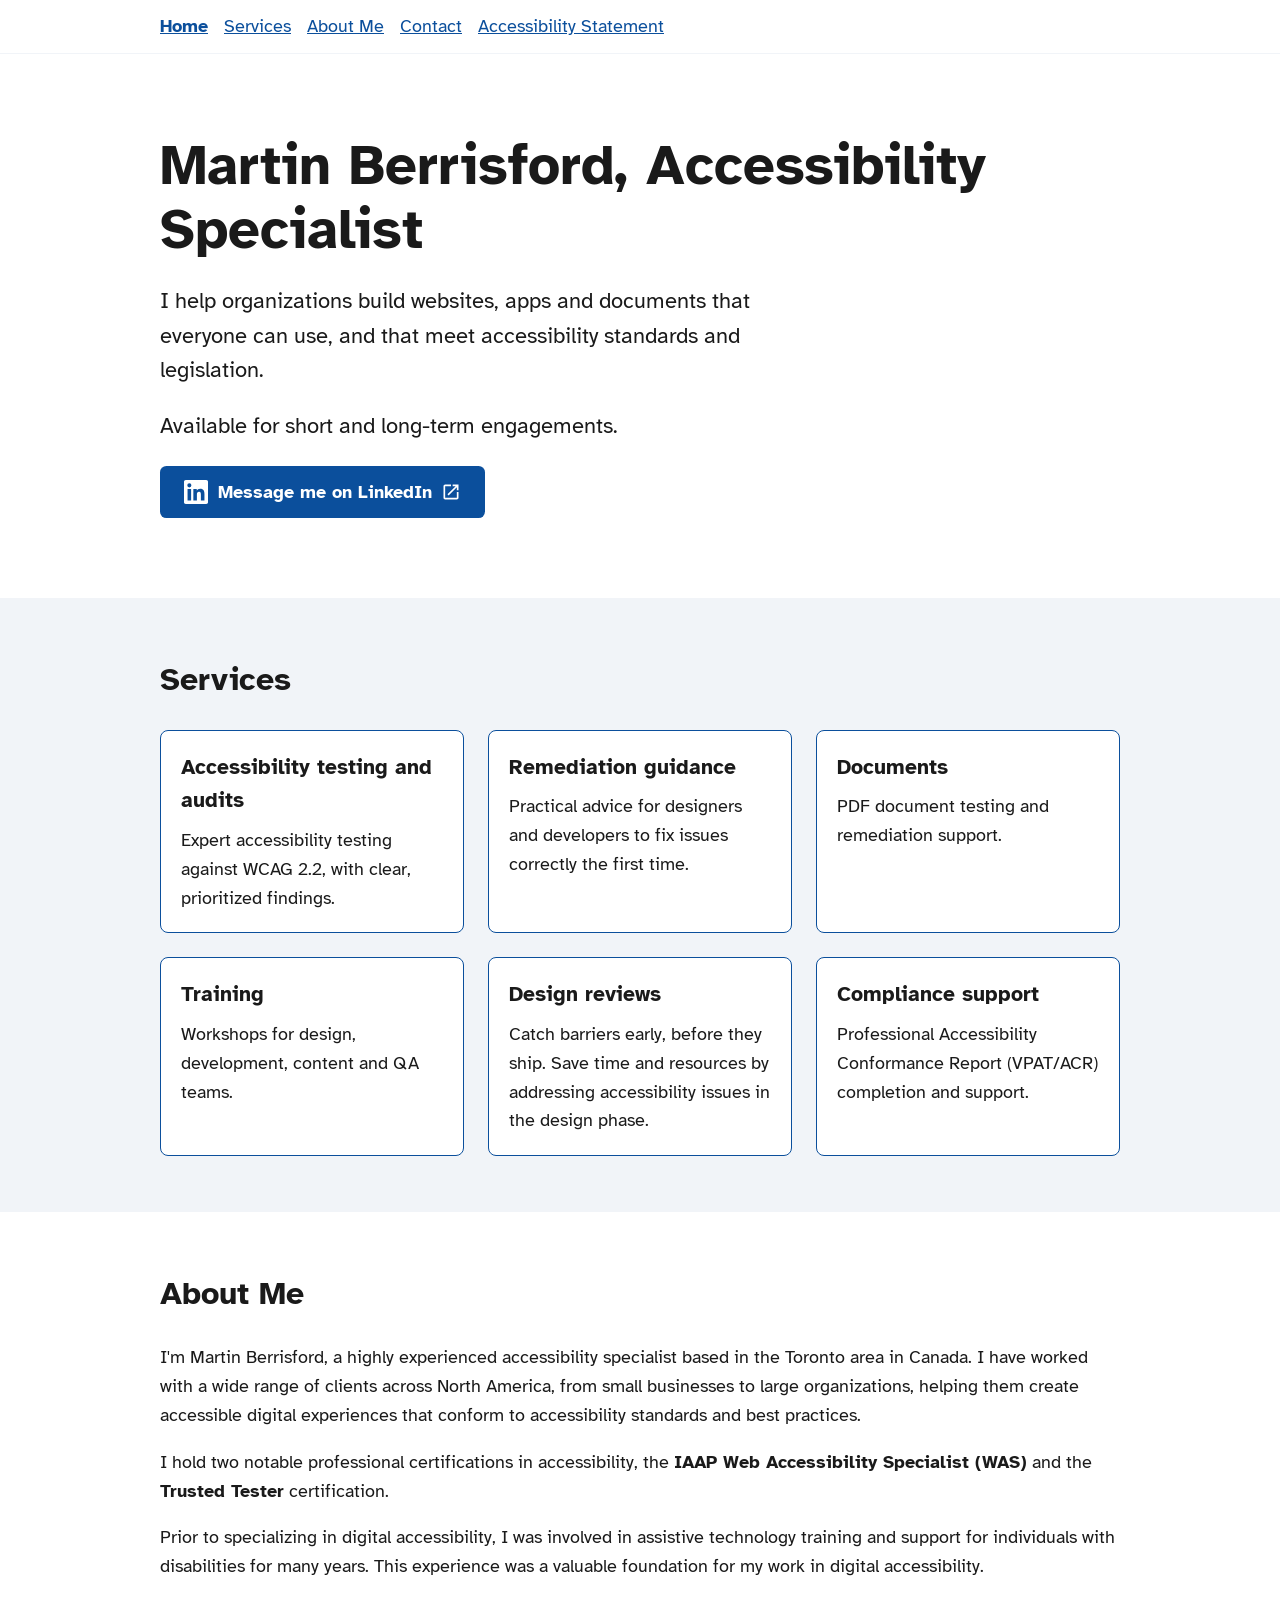
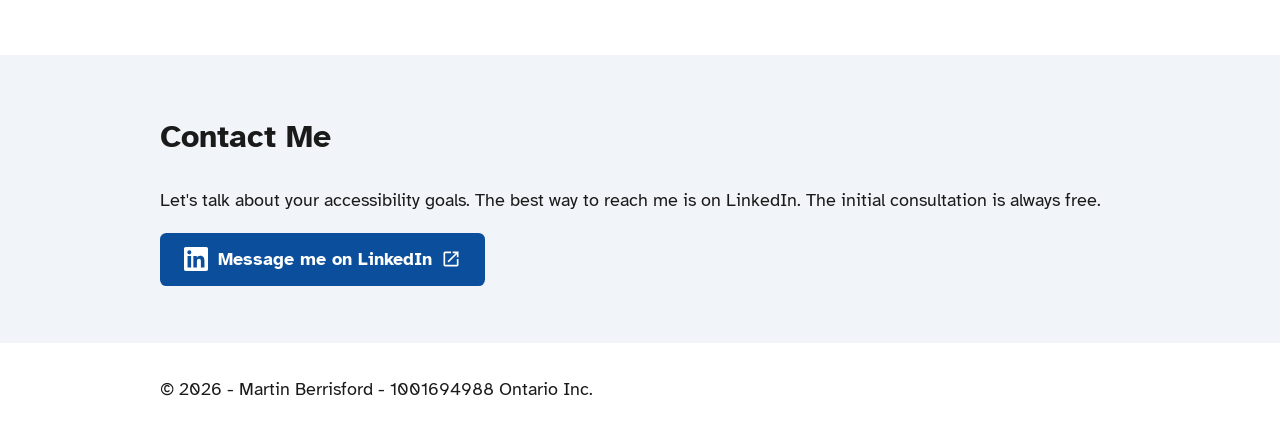
<file: index.html>
<!doctype html>
<html lang="en">
  <head>
    <meta charset="UTF-8" />
    <meta name="viewport" content="width=device-width, initial-scale=1.0" />
    <title>Martin Berrisford, Accessibility Specialist</title>
    <meta
      name="description"
      content="Accessibility consulting: Accessibility testing, WCAG audits, remediation guidance, training and compliance support for websites, apps and documents."
    />
    <meta
      property="og:title"
      content="Martin Berrisford, Accessibility Specialist"
    />
    <meta
      property="og:description"
      content="Accessibility testing, audits, remediation guidance and training."
    />
    <meta property="og:type" content="website" />
    <meta property="og:url" content="https://accessibilityspecialist.ca/" />
    <meta name="format-detection" content="telephone=no" />
    <link rel="icon" href="favicon.ico" />
    <link rel="stylesheet" href="styles.css" />
  </head>

  <body>
    <a class="skip-link" href="#main">Skip to main content</a>
    <header class="site-header">
      <div class="container header-inner">
        <!-- <p class="brand">Martin Berrisford - Accessibility Specialist</p> -->
        <nav aria-label="Site">
          <ul>
            <li><a href="index.html" aria-current="page">Home</a></li>
            <li><a href="#services">Services</a></li>
            <li><a href="#about">About Me</a></li>
            <li><a href="#contact">Contact</a></li>
            <li>
              <a href="accessibility-statement.html">Accessibility Statement</a>
            </li>
          </ul>
        </nav>
      </div>
    </header>

    <main id="main" tabindex="-1">
      <section class="hero">
        <div class="container">
          <h1 id="hero-heading">Martin Berrisford, Accessibility Specialist</h1>
          <!-- <h1 id="hero-heading">Need an Accessibility Specialist?</h1> -->
          <p class="lead">
            I help organizations build websites, apps and documents that
            everyone can use, and that meet accessibility standards and
            legislation.
          </p>
          <p class="lead">Available for short and long-term engagements.</p>
          <a
            class="button"
            href="https://www.linkedin.com/in/martin-berrisford-5a77aa8/"
            target="_blank"
            rel="noopener noreferrer"
            aria-label="Message me on LinkedIn. External, opens in new tab."
            ><svg
              class="icon"
              aria-hidden="true"
              focusable="false"
              viewBox="0 0 24 24"
              width="24"
              height="24"
            >
              <path
                fill="currentColor"
                d="M20.45 20.45h-3.56v-5.57c0-1.33-.03-3.04-1.85-3.04-1.86 0-2.14 1.45-2.14 2.94v5.67H9.35V9h3.41v1.56h.05c.48-.9 1.64-1.85 3.37-1.85 3.6 0 4.27 2.37 4.27 5.46v6.28zM5.34 7.43a2.06 2.06 0 1 1 0-4.12 2.06 2.06 0 0 1 0 4.12zM7.12 20.45H3.56V9h3.56v11.45zM22.22 0H1.77C.79 0 0 .77 0 1.73v20.54C0 23.23.79 24 1.77 24h20.45c.98 0 1.78-.77 1.78-1.73V1.73C24 .77 23.2 0 22.22 0z"
              /></svg
            >Message me on LinkedIn<svg
              class="icon"
              aria-hidden="true"
              focusable="false"
              viewBox="0 0 24 24"
              width="20"
              height="20"
            >
              <path
                fill="currentColor"
                d="M19 19H5V5h7V3H5c-1.1 0-2 .9-2 2v14c0 1.1.9 2 2 2h14c1.1 0 2-.9 2-2v-7h-2v7zM14 3v2h3.59l-9.83 9.83 1.41 1.41L19 6.41V10h2V3h-7z"
              />
            </svg>
          </a>
        </div>
      </section>

      <section id="services" tabindex="-1">
        <div class="container">
          <h2 id="services-heading">Services</h2>
          <ul class="cards">
            <li>
              <h3>Accessibility testing and audits</h3>
              <p>
                Expert accessibility testing against WCAG 2.2, with clear,
                prioritized findings.
              </p>
            </li>
            <li>
              <h3>Remediation guidance</h3>
              <p>
                Practical advice for designers and developers to fix issues
                correctly the first time.
              </p>
            </li>
            <li>
              <h3>Documents</h3>
              <p>PDF document testing and remediation support.</p>
            </li>
            <li>
              <h3>Training</h3>
              <p>Workshops for design, development, content and QA teams.</p>
            </li>
            <li>
              <h3>Design reviews</h3>
              <p>
                Catch barriers early, before they ship. Save time and resources
                by addressing accessibility issues in the design phase.
              </p>
            </li>
            <li>
              <h3>Compliance support</h3>
              <p>
                Professional Accessibility Conformance Report (VPAT/ACR)
                completion and support.
              </p>
            </li>
          </ul>
        </div>
      </section>

      <section id="about" tabindex="-1">
        <div class="container">
          <h2 id="about-heading">About Me</h2>
          <p>
            I'm Martin Berrisford, a highly experienced accessibility specialist
            based in the Toronto area in Canada. I have worked with a wide range
            of clients across North America, from small businesses to large
            organizations, helping them create accessible digital experiences
            that conform to accessibility standards and best practices.
          </p>
          <p>
            I hold two notable professional certifications in accessibility, the
            <strong>IAAP Web Accessibility Specialist (WAS)</strong> and the
            <strong>Trusted Tester</strong>
            certification.
          </p>
          <p>
            Prior to specializing in digital accessibility, I was involved in
            assistive technology training and support for individuals with
            disabilities for many years. This experience was a valuable
            foundation for my work in digital accessibility.
          </p>
        </div>
      </section>

      <section id="contact" tabindex="-1">
        <div class="container">
          <h2 id="contact-heading">Contact Me</h2>
          <p>
            Let's talk about your accessibility goals. The best way to reach me
            is on LinkedIn. The initial consultation is always free.
          </p>
          <a
            class="button"
            href="https://www.linkedin.com/in/martin-berrisford-5a77aa8/"
            target="_blank"
            rel="noopener noreferrer"
            aria-label="Message me on LinkedIn. External, opens in new tab."
            ><svg
              class="icon"
              aria-hidden="true"
              focusable="false"
              viewBox="0 0 24 24"
              width="24"
              height="24"
            >
              <path
                fill="currentColor"
                d="M20.45 20.45h-3.56v-5.57c0-1.33-.03-3.04-1.85-3.04-1.86 0-2.14 1.45-2.14 2.94v5.67H9.35V9h3.41v1.56h.05c.48-.9 1.64-1.85 3.37-1.85 3.6 0 4.27 2.37 4.27 5.46v6.28zM5.34 7.43a2.06 2.06 0 1 1 0-4.12 2.06 2.06 0 0 1 0 4.12zM7.12 20.45H3.56V9h3.56v11.45zM22.22 0H1.77C.79 0 0 .77 0 1.73v20.54C0 23.23.79 24 1.77 24h20.45c.98 0 1.78-.77 1.78-1.73V1.73C24 .77 23.2 0 22.22 0z"
              /></svg
            >Message me on LinkedIn<svg
              class="icon"
              aria-hidden="true"
              focusable="false"
              viewBox="0 0 24 24"
              width="20"
              height="20"
            >
              <path
                fill="currentColor"
                d="M19 19H5V5h7V3H5c-1.1 0-2 .9-2 2v14c0 1.1.9 2 2 2h14c1.1 0 2-.9 2-2v-7h-2v7zM14 3v2h3.59l-9.83 9.83 1.41 1.41L19 6.41V10h2V3h-7z"
              />
            </svg>
          </a>
        </div>
      </section>
    </main>

    <footer class="site-footer">
      <div class="container">
        <p>
          &copy; <span id="current-year"></span> - Martin Berrisford -
          1001694988 Ontario Inc.
        </p>
      </div>
    </footer>
    <script>
      document.getElementById("current-year").textContent =
        new Date().getFullYear();
    </script>
  </body>
</html>
</file>
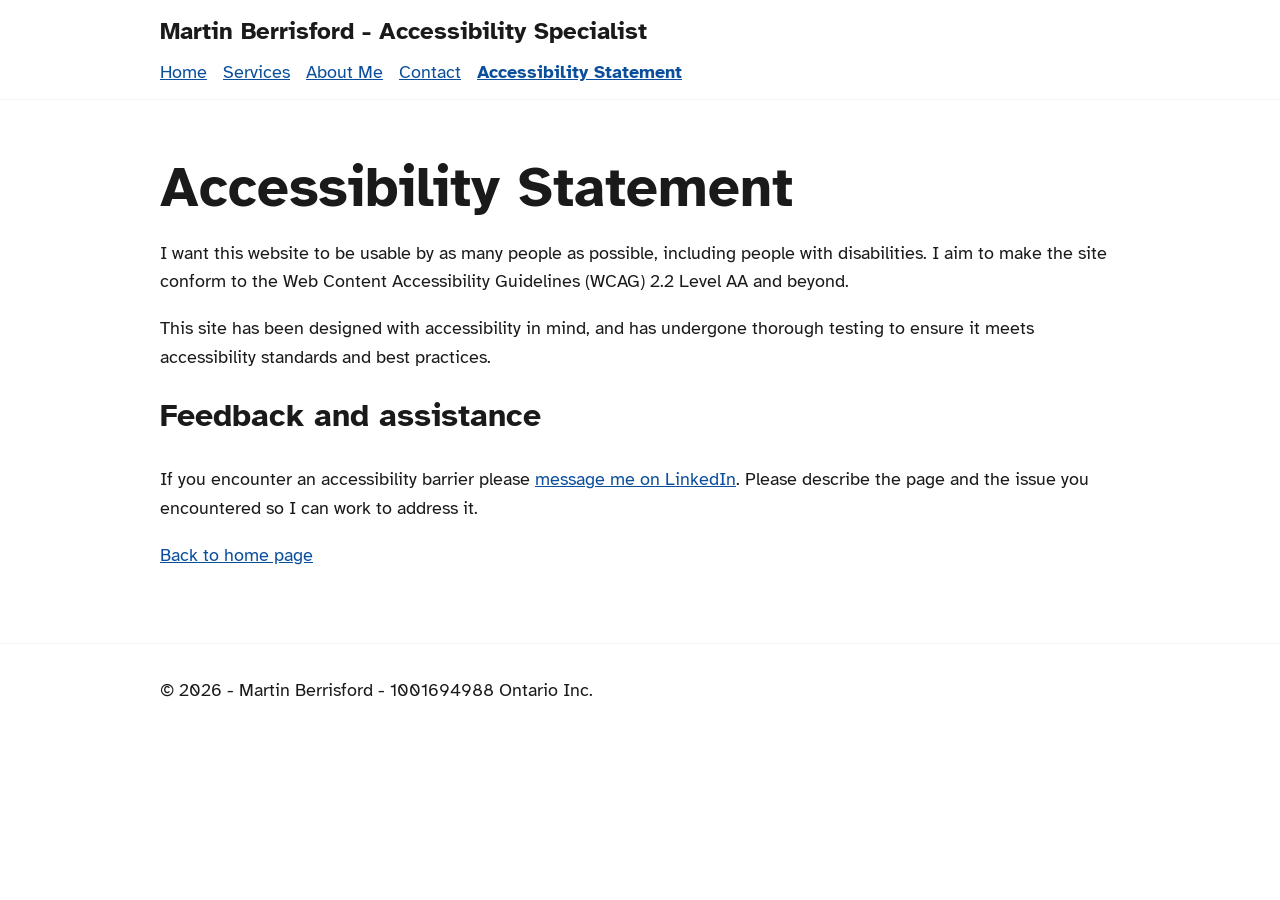
<file: accessibility-statement.html>
<!doctype html>
<html lang="en">
  <head>
    <meta charset="UTF-8" />
    <meta name="viewport" content="width=device-width, initial-scale=1.0" />
    <title>
      Accessibility Statement - Martin Berrisford, Accessibility Specialist
    </title>
    <meta
      name="description"
      content="The accessibility statement for Martin Berrisford's website."
    />
    <meta name="format-detection" content="telephone=no" />
    <link rel="stylesheet" href="styles.css" />
  </head>

  <body>
    <a class="skip-link" href="#main">Skip to main content</a>
    <header class="site-header">
      <div class="container header-inner">
        <p class="brand">Martin Berrisford - Accessibility Specialist</p>
        <nav aria-label="Site">
          <ul>
            <li><a href="index.html">Home</a></li>
            <li><a href="index.html#services">Services</a></li>
            <li><a href="index.html#about">About Me</a></li>
            <li><a href="index.html#contact">Contact</a></li>
            <li>
              <a href="accessibility-statement.html" aria-current="page"
                >Accessibility Statement</a
              >
            </li>
          </ul>
        </nav>
      </div>
    </header>

    <main id="main" tabindex="-1">
      <section>
        <div class="container">
          <h1>Accessibility Statement</h1>
          <p>
            I want this website to be usable by as many people as possible,
            including people with disabilities. I aim to make the site conform
            to the Web Content Accessibility Guidelines (WCAG) 2.2 Level AA and
            beyond.
          </p>
          <p>
            This site has been designed with accessibility in mind, and has
            undergone thorough testing to ensure it meets accessibility
            standards and best practices.
          </p>

          <h2>Feedback and assistance</h2>
          <p>
            If you encounter an accessibility barrier please
            <a
              href="https://www.linkedin.com/in/martin-berrisford-5a77aa8/"
              target="_blank"
              rel="noopener noreferrer"
              >message me on LinkedIn</a
            >. Please describe the page and the issue you encountered so I can
            work to address it.
          </p>
          <p><a href="index.html">Back to home page</a></p>
        </div>
      </section>
    </main>

    <footer class="site-footer">
      <div class="container">
        <p>
          &copy; <span id="current-year"></span> - Martin Berrisford -
          1001694988 Ontario Inc.
        </p>
      </div>
    </footer>
    <script>
      document.getElementById("current-year").textContent =
        new Date().getFullYear();
    </script>
  </body>
</html>
</file>
<file: styles.css>
@font-face {
  font-family: "Atkinson Hyperlegible";
  font-weight: 400;
  font-display: swap;
  src: url(fonts/atkinson-hyperlegible-latin-400-normal.woff2) format("woff2");
}
@font-face {
  font-family: "Atkinson Hyperlegible";
  font-weight: 700;
  font-display: swap;
  src: url(fonts/atkinson-hyperlegible-latin-700-normal.woff2) format("woff2");
}
:root {
  --fg: #1a1a1a;
  --bg: #fff;
  --alt: #f1f4f8;
  --accent: #0b4f9c;
  --accent-fg: #fff;
}

@media (prefers-color-scheme: dark) {
  :root {
    --fg: #f2f2f2;
    --bg: #121417;
    --alt: #1c2026;
    --accent: #8ec1ff;
    --accent-fg: #0a0a0a;
  }
}

html {
  scroll-behavior: smooth;
}

@media (prefers-reduced-motion: reduce) {
  html {
    scroll-behavior: auto;
  }
}

body {
  margin: 0;
  font:
    1.125rem/1.6 "Atkinson Hyperlegible",
    system-ui,
    sans-serif;
  color: var(--fg);
  background: var(--bg);
}

.container {
  max-width: 60rem;
  margin: 0 auto;
  padding: 0 1.25rem;
}

a {
  color: var(--accent);
}

a:focus-visible {
  outline: 3px solid currentColor;
  outline-offset: 3px;
}

.skip-link {
  position: absolute;
  left: 1rem;
  top: -4rem;
  background: var(--accent);
  color: var(--accent-fg);
  padding: 0.5rem 1rem;
  z-index: 10;
}

.skip-link:focus {
  top: 1rem;
}

.site-header {
  background: var(--bg);
  border-bottom: 1px solid var(--alt);
}

.header-inner {
  display: flex;
  flex-wrap: wrap;
  justify-content: space-between;
  align-items: center;
  gap: 0.5rem 1.5rem;
  padding-block: 0.75rem;
}

.brand {
  margin: 0;
  font-weight: 700;
  font-size: 1.5rem;
}

nav ul {
  display: flex;
  flex-wrap: wrap;
  gap: 1rem;
  list-style: none;
  margin: 0;
  padding: 0;
  font-size: 1.125rem;
}

section {
  padding: 3.5rem 0;
}

section:nth-of-type(even) {
  background: var(--alt);
}

.hero {
  padding: 5rem 0;
}

h1 {
  font-size: clamp(2.25rem, 6vw, 3.5rem);
  line-height: 1.15;
  margin: 0 0 1rem;
}

h2 {
  font-size: 2rem;
  margin: 0 0 1.5rem;
}

h3 {
  margin: 0 0 0.5rem;
}

.lead {
  font-size: 1.35rem;
  max-width: 40rem;
}

.button {
  display: inline-flex;
  align-items: center;
  gap: 0.6rem;
  background: var(--accent);
  color: var(--accent-fg);
  padding: 0.75rem 1.5rem;
  border-radius: 0.4rem;
  font-weight: 700;
  text-decoration: none;
}

.button:hover {
  text-decoration: underline;
}

.button:focus-visible {
  outline: 3px solid var(--fg);
  outline-offset: 3px;
}

.cards {
  list-style: none;
  margin: 0;
  padding: 0;
  display: grid;
  gap: 1.5rem;
  grid-template-columns: repeat(auto-fit, minmax(16rem, 1fr));
}

.cards li {
  border: 1px solid var(--accent);
  border-radius: 0.5rem;
  padding: 1.25rem;
  background: var(--bg);
}

.cards p {
  margin: 0;
}

.steps {
  padding-left: 1.5rem;
}

.site-footer {
  padding: 2rem 0;
  border-top: 1px solid var(--alt);
}

.site-footer p {
  margin: 0;
}

.icon {
  flex: none;
}

.sr-only {
  position: absolute;
  width: 1px;
  height: 1px;
  padding: 0;
  margin: -1px;
  overflow: hidden;
  clip: rect(0, 0, 0, 0);
  white-space: nowrap;
  border: 0;
}

[aria-current="page"] {
  font-weight: 700;
}
</file>
